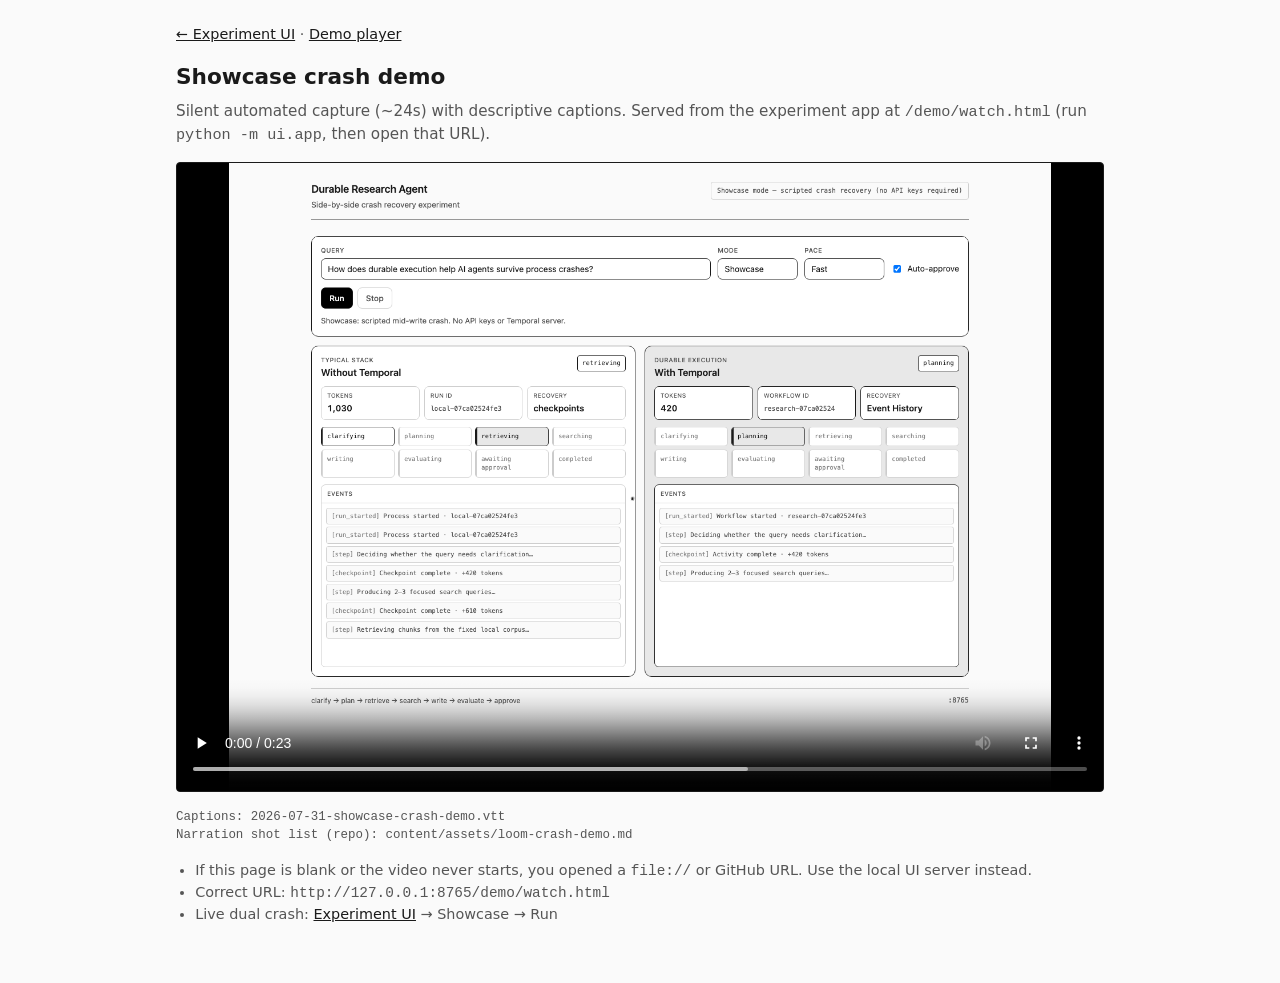
<file: content/assets/media/watch.html>
<!DOCTYPE html>
<html lang="en">
<head>
  <meta charset="UTF-8" />
  <meta name="viewport" content="width=device-width, initial-scale=1" />
  <title>Showcase crash demo</title>
  <style>
    :root {
      --ink: #1a1a1a;
      --muted: #555;
      --bg: #fafafa;
      --bad: #1a1a1a;
    }
    * { box-sizing: border-box; }
    body {
      margin: 0;
      font-family: system-ui, -apple-system, sans-serif;
      background: var(--bg);
      color: var(--ink);
      line-height: 1.45;
    }
    main {
      max-width: 960px;
      margin: 0 auto;
      padding: 24px 16px 48px;
    }
    h1 {
      font-size: 1.35rem;
      font-weight: 650;
      margin: 0 0 8px;
    }
    p { color: var(--muted); margin: 0 0 16px; font-size: 0.95rem; }
    video {
      width: 100%;
      max-height: 70vh;
      background: #000;
      border: 1px solid var(--ink);
      border-radius: 4px;
      display: block;
    }
    .meta {
      margin-top: 16px;
      font-family: ui-monospace, Menlo, monospace;
      font-size: 0.78rem;
      color: var(--muted);
    }
    a { color: var(--ink); }
    ul { padding-left: 1.2rem; color: var(--muted); font-size: 0.9rem; }
    #status {
      display: none;
      margin: 12px 0 16px;
      padding: 10px 12px;
      border: 1px dashed var(--ink);
      background: #fff;
      font-size: 0.9rem;
      color: var(--ink);
    }
    #status.visible { display: block; }
    .nav {
      margin-bottom: 16px;
      font-size: 0.9rem;
    }
  </style>
</head>
<body>
  <main>
    <p class="nav"><a href="/">← Experiment UI</a> · <a href="/demo/watch.html">Demo player</a></p>
    <h1>Showcase crash demo</h1>
    <p>
      Silent automated capture (~24s) with descriptive captions.
      Served from the experiment app at <code>/demo/watch.html</code>
      (run <code>python -m ui.app</code>, then open that URL).
    </p>
    <div id="status" role="status"></div>
    <video id="player" controls playsinline preload="auto"
      crossorigin="anonymous"
      poster="2026-07-31-showcase-mid-run.png">
      <source src="2026-07-31-showcase-crash-demo.mp4" type="video/mp4" />
      <source src="2026-07-31-showcase-crash-demo.webm" type="video/webm" />
      <track kind="captions"
        src="2026-07-31-showcase-crash-demo.vtt"
        srclang="en"
        label="English (descriptive)"
        default />
    </video>
    <p class="meta">
      Captions: 2026-07-31-showcase-crash-demo.vtt<br />
      Narration shot list (repo): content/assets/loom-crash-demo.md
    </p>

    <ul>
      <li>If this page is blank or the video never starts, you opened a
        <code>file://</code> or GitHub URL. Use the local UI server instead.</li>
      <li>Correct URL:
        <code>http://127.0.0.1:8765/demo/watch.html</code></li>
      <li>Live dual crash: <a href="/">Experiment UI</a> → Showcase → Run</li>
    </ul>
  </main>
  <script>
    (function () {
      var status = document.getElementById("status");
      var video = document.getElementById("player");
      function show(msg) {
        status.textContent = msg;
        status.classList.add("visible");
      }
      if (location.protocol === "file:") {
        show(
          "Opened as a local file (file://). Browsers often block the video. " +
          "Run: python -m ui.app  then open  http://127.0.0.1:8765/demo/watch.html"
        );
      }
      video.addEventListener("error", function () {
        var err = video.error;
        var code = err ? err.code : "?";
        show(
          "Video failed to load (error " + code + "). " +
          "Confirm you are on http://127.0.0.1:8765/demo/watch.html " +
          "and content/assets/media/2026-07-31-showcase-crash-demo.mp4 exists."
        );
      });
      // Probe mp4 so we surface 404s quickly
      fetch("2026-07-31-showcase-crash-demo.mp4", { method: "HEAD" })
        .then(function (r) {
          if (!r.ok) {
            show("Video file missing or not served (HTTP " + r.status + ").");
          }
        })
        .catch(function () {
          if (location.protocol !== "file:") {
            show("Could not reach the video URL. Is the server running?");
          }
        });
    })();
  </script>
</body>
</html>
</file>
